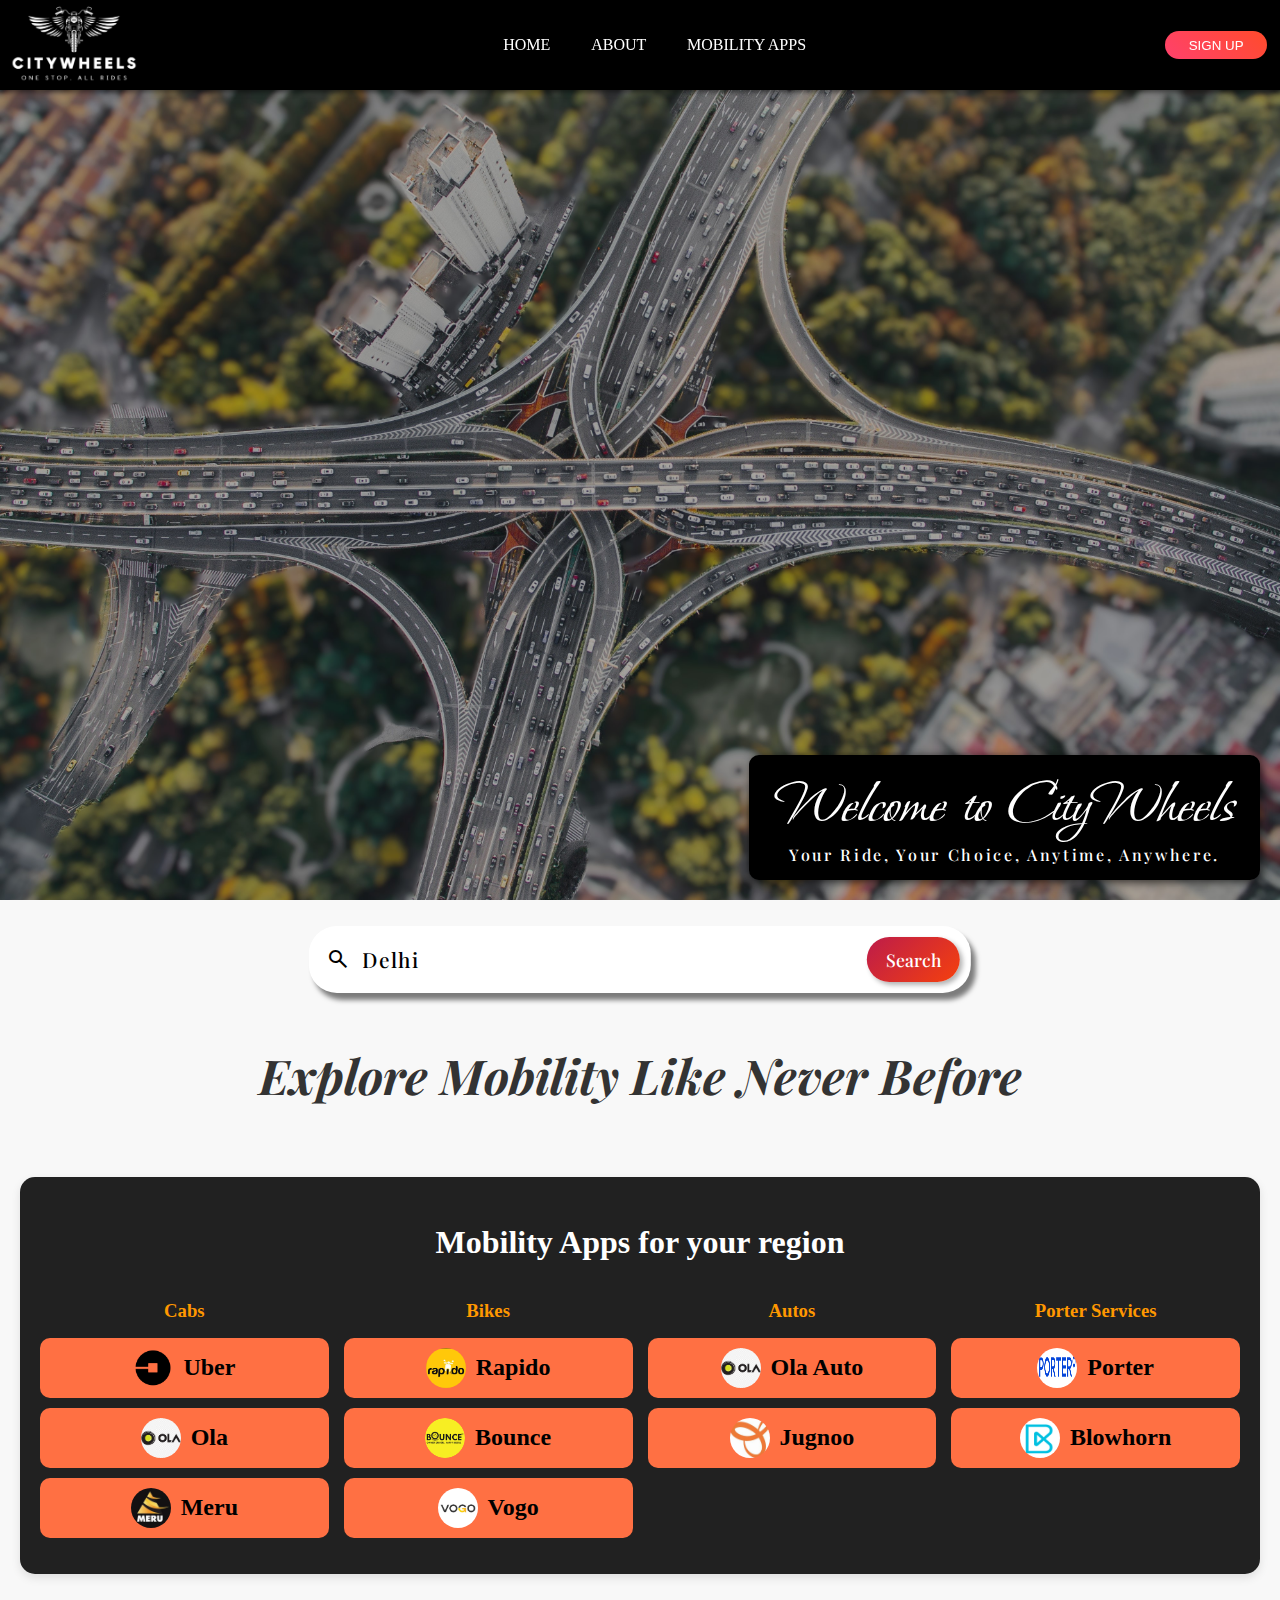
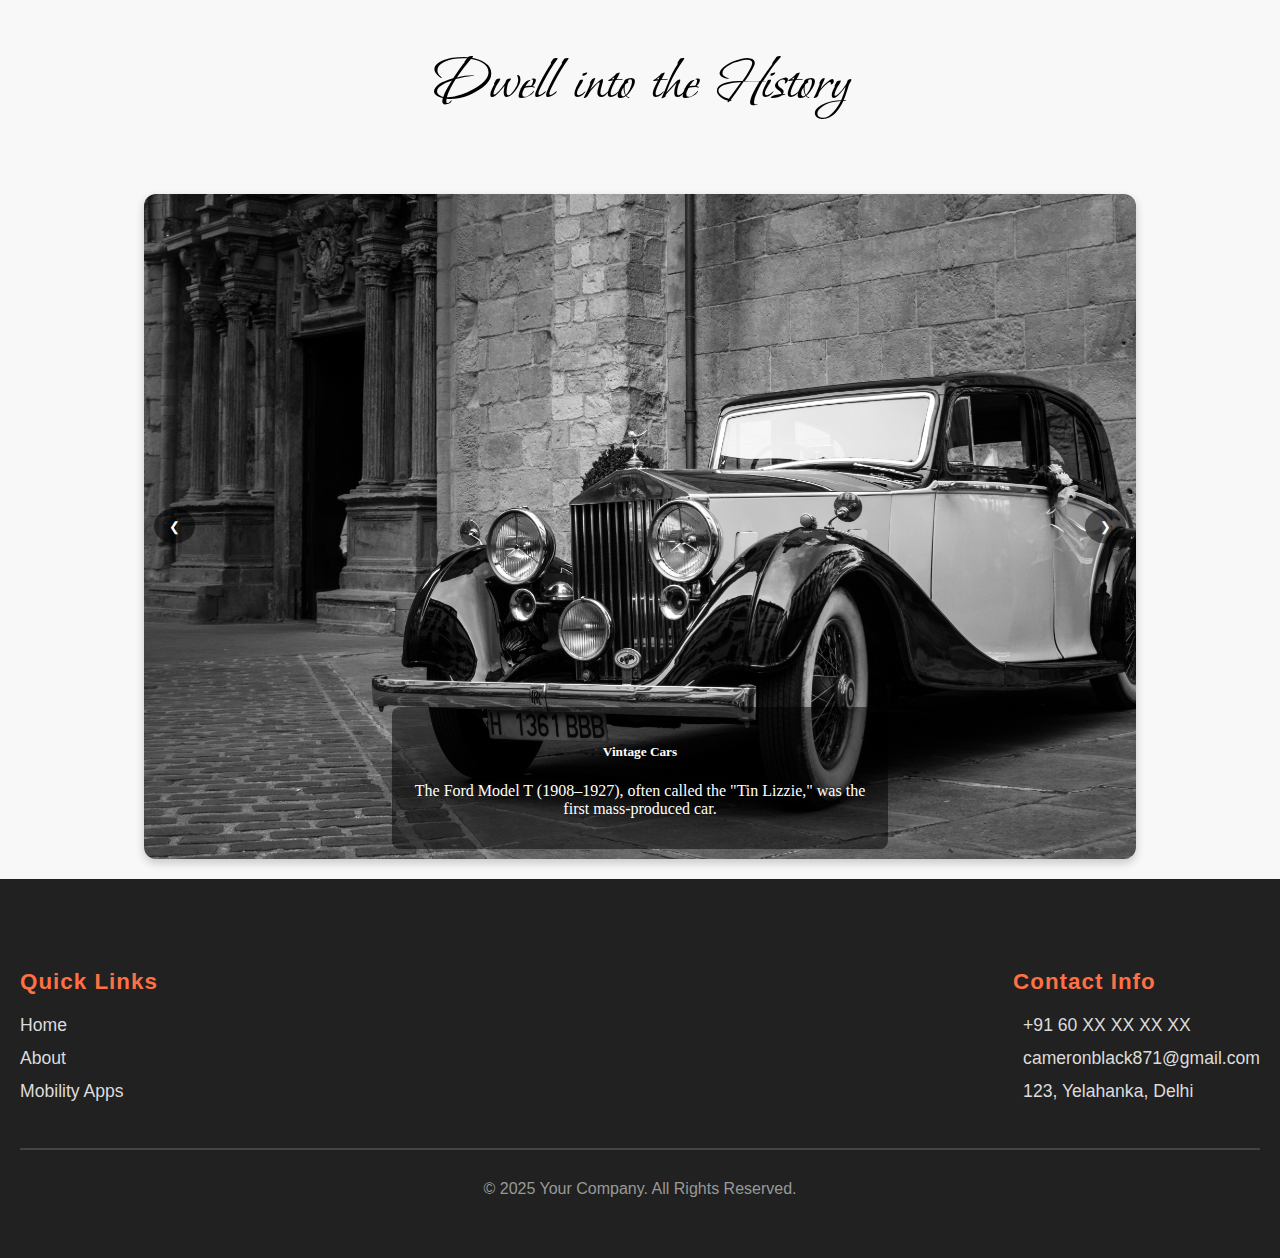
<file: index.html>
<!DOCTYPE html>
<html lang="en">
  <head>
    <meta charset="UTF-8" />
    <meta name="viewport" content="width=device-width, initial-scale=1.0" />
    <title>CityWheels</title>
    <link rel="icon" href="images/carIcon.png" type="image/png" />
    <link rel="stylesheet" href="Homepage.css" />
    <link rel="preconnect" href="https://fonts.googleapis.com" />
    <link rel="preconnect" href="https://fonts.gstatic.com" crossorigin />
    <link
      href="https://fonts.googleapis.com/css2?family=Bonheur+Royale&family=Playfair+Display:ital,wght@0,400..900;1,400..900&display=swap"
      rel="stylesheet"
    />
    <link
      rel="stylesheet"
      href="https://fonts.googleapis.com/css2?family=Material+Symbols+Outlined:opsz,wght,FILL,GRAD@24,400,0,0&icon_names=search"
    />
  </head>
  <body>
    <nav>
      <div id="LogoContainer">
        <a href=""><img src="images/CITYWHEELS.png" alt="" id="Logo" /></a>
      </div>
      <div id="NavItems">
        <a href="#" class="Item">HOME</a>
        <a href="About.html" class="Item">ABOUT</a>
        <a href="Mobility.html" class="Item">MOBILITY APPS</a>
      </div>
      <button id="SignUp"><a href="SignUp.html" style="color: white; text-decoration: none;">SIGN UP</a></button>
    </nav>
    <div id="Hero">
      <img src="images/HeroImage.jpg" alt="" id="HeroImg" />
      <div class="text-overlay">
        <h1>Welcome to CityWheels</h1>
        <p>Your Ride, Your Choice, Anytime, Anywhere.</p>
      </div>
    </div>
    <main>
      <div id="searchContainer">
        <span class="material-symbols-outlined" id="searchIcon"> search </span>
        <div id="InputContainer">
          <input
            type="text"
            placeholder="Search city.."
            id="searchInput"
            list="cityList"
          />
        </div>
        <button id="searchButton">Search</button>
          <ul id="DropdownList" class="hidden">
        </ul>
      </div>
      <div>
      </div>
      <!-- Slogan Section -->
<section id="slogan">
    <h1>Explore Mobility Like Never Before</h1>
</section>

<div id="main-container">
  <!-- Mobility Apps Section -->
  <section id="apps-section">
      <h2>Mobility Apps for your region</h2>
      <div id="app-categories">
          <div class="category">
              <h3>Cabs</h3>
              <ul>
                  <li><a href="https://www.uber.com"><img src="images/uber.png" alt="Uber">Uber</a></li>
                  <li><a href="https://www.olacabs.com"><img src="images/ola.png" alt="Ola">Ola</a></li>
                  <li><a href="https://www.meru.in/outstation"><img src="images/meru.jpeg" alt="Meru">Meru</a></li>
              </ul>
          </div>
          <div class="category">
              <h3>Bikes</h3>
              <ul>
                  <li><a href="https://www.rapido.bike"><img src="images/rapido.png" alt="Rapido">Rapido</a></li>
                  <li><a href="#" onclick="showAlert('Bounce')" alt="Bounce"><img src="images/bounce.png" alt="">Bounce</a></li>
                  <li><a href="#" onclick="showAlert('Vogo')"><img src="images/vogo.png" alt="Vogo">Vogo</a></li>
              </ul>
          </div>
          <div class="category">
              <h3>Autos</h3>
              <ul>
                  <li><a href="https://www.olacabs.com"><img src="images/ola.png" alt="Ola Auto">Ola Auto</a></li>
                  <li><a href="https://www.jugnoo.in"><img src="images/jugnoo.jpeg" alt="Jugnoo">Jugnoo</a></li>
              </ul>
          </div>
          <div class="category">
              <h3>Porter Services</h3>
              <ul>
                  <li><a href="https://www.porter.in"><img src="images/porter.png" alt="Porter">Porter</a></li>
                  <li><a href="https://www.blowhorn.com"><img src="images/blowhorn.png" alt="Blowhorn">Blowhorn</a></li>
              </ul>
          </div>
      </div>
  </section>
  <h2 id="carouselHead">Dwell into the History</h2>
  <section id="museum-carousel">
    
    <div class="carousel">
      <div class="carousel-item active">
        <img src="images/vintage.jpg" alt="Vintage Car">
        <div class="carousel-caption">
          <h5>Vintage Cars</h5>
          <p>The Ford Model T (1908–1927), often called the "Tin Lizzie," was the first mass-produced car.</p>
        </div>
      </div>
      <div class="carousel-item">
        <img src="images/classic-bike.jpg" alt="Classic Motorcycle">
        <div class="carousel-caption">
          <h5>Classic Motorcycles</h5>
          <p>The earliest Harley-Davidson motorcycles, produced in 1903, were built in a small wooden shed.</p>
        </div>
      </div>
      <div class="carousel-item">
        <img src="images/old-gadget.jpg" alt="Old Gadget">
        <div class="carousel-caption">
          <h5>Old Mobility Gadgets</h5>
          <p>Pull carts, like the rickshaw, originated in Japan in the late 19th century.</p>
        </div>
      </div>
    </div>
    <button class="prev-btn" onclick="prevSlide()">&#10094;</button>
    <button class="next-btn" onclick="nextSlide()">&#10095;</button>
  </section>
</div>
</main>
<footer id="site-footer">
  <div class="footer-content">
    <div class="footer-section">
      <h4>Quick Links</h4>
      <ul>
        <li><a href="#">Home</a></li>
        <li><a href="About.html">About</a></li>
        <li><a href="Mobility.html">Mobility Apps</a></li>
      </ul>
    </div>
    <div class="footer-section">
      <h4>Contact Info</h4>
      <p><i class="fas fa-phone-alt"></i> +91 60 XX XX XX XX</p>
      <p><i class="fas fa-envelope"></i> cameronblack871@gmail.com</p>
      <p><i class="fas fa-map-marker-alt"></i> 123, Yelahanka, Delhi</p>
    </div>
  </div>
  <div class="footer-bottom">
    <p>&copy; 2025 Your Company. All Rights Reserved.</p>
  </div>
</footer>

<script src="index.js"></script>  
</body>
</html>
</file>
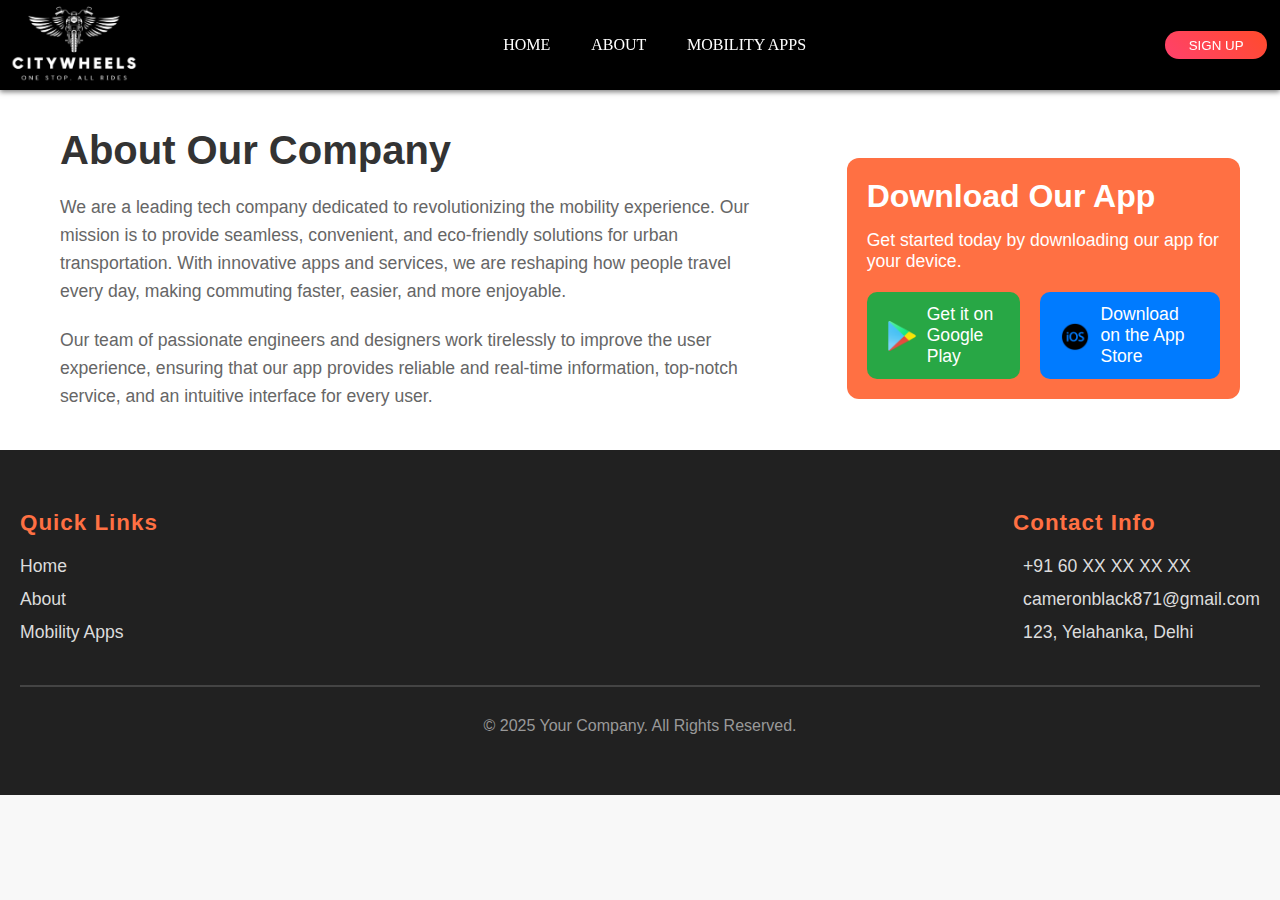
<file: About.html>
<!DOCTYPE html>
<html lang="en">
<head>
    <meta charset="UTF-8">
    <meta name="viewport" content="width=device-width, initial-scale=1.0">
    <title>About Us</title>
    <link rel="icon" href="images/carIcon.png" type="image/png" />
    <link rel="stylesheet" href="About.css">
    <!-- Link to the main stylesheet -->
    <link rel="stylesheet" href="Homepage.css">
</head>
<body>
    <!-- Header (same as the homepage) -->
    <nav>
        <div id="LogoContainer">
            <a href=""><img src="images/CITYWHEELS.png" alt="" id="Logo" /></a>
        </div>
        <div id="NavItems">
            <a href="index.html" class="Item">HOME</a>
            <a href="About.html" class="Item">ABOUT</a>
            <a href="Mobility.html" class="Item">MOBILITY APPS</a>
        </div>
        <button id="SignUp"><a href="SignUp.html" style="color: white; text-decoration: none;">SIGN UP</a></button>
    </nav>

    <!-- About Section -->
    <section id="about-section">
        <div class="about-container">
            <div class="about-text">
                <h1>About Our Company</h1>
                <p>We are a leading tech company dedicated to revolutionizing the mobility experience. Our mission is to provide seamless, convenient, and eco-friendly solutions for urban transportation. With innovative apps and services, we are reshaping how people travel every day, making commuting faster, easier, and more enjoyable.</p>
                <p>Our team of passionate engineers and designers work tirelessly to improve the user experience, ensuring that our app provides reliable and real-time information, top-notch service, and an intuitive interface for every user.</p>
            </div>
            <div class="download-options">
                <h2>Download Our App</h2>
                <p>Get started today by downloading our app for your device.</p>
                <div class="download-buttons">
                    <a href="#" class="download-btn android">
                        <img src="images/playstore.png" alt="Android App">
                        <span>Get it on Google Play</span>
                    </a>
                    <a href="#" class="download-btn ios">
                        <img src="images/ios.png" alt="iOS App">
                        <span>Download on the App Store</span>
                    </a>
                </div>
            </div>
        </div>
    </section>

    <!-- Footer (same as homepage) -->
    <footer id="site-footer">
        <div class="footer-content">
            <div class="footer-section">
                <h4>Quick Links</h4>
                <ul>
                    <li><a href="index.html">Home</a></li>
                    <li><a href="#">About</a></li>
                    <li><a href="Mobility.html">Mobility Apps</a></li>
                </ul>
            </div>
            <div class="footer-section">
                <h4>Contact Info</h4>
                <p><i class="fas fa-phone-alt"></i> +91 60 XX XX XX XX</p>
                <p><i class="fas fa-envelope"></i> cameronblack871@gmail.com</p>
                <p><i class="fas fa-map-marker-alt"></i> 123, Yelahanka, Delhi</p>
            </div>
        </div>
        <div class="footer-bottom">
            <p>&copy; 2025 Your Company. All Rights Reserved.</p>
        </div>
    </footer>
</body>
</html>
</file>
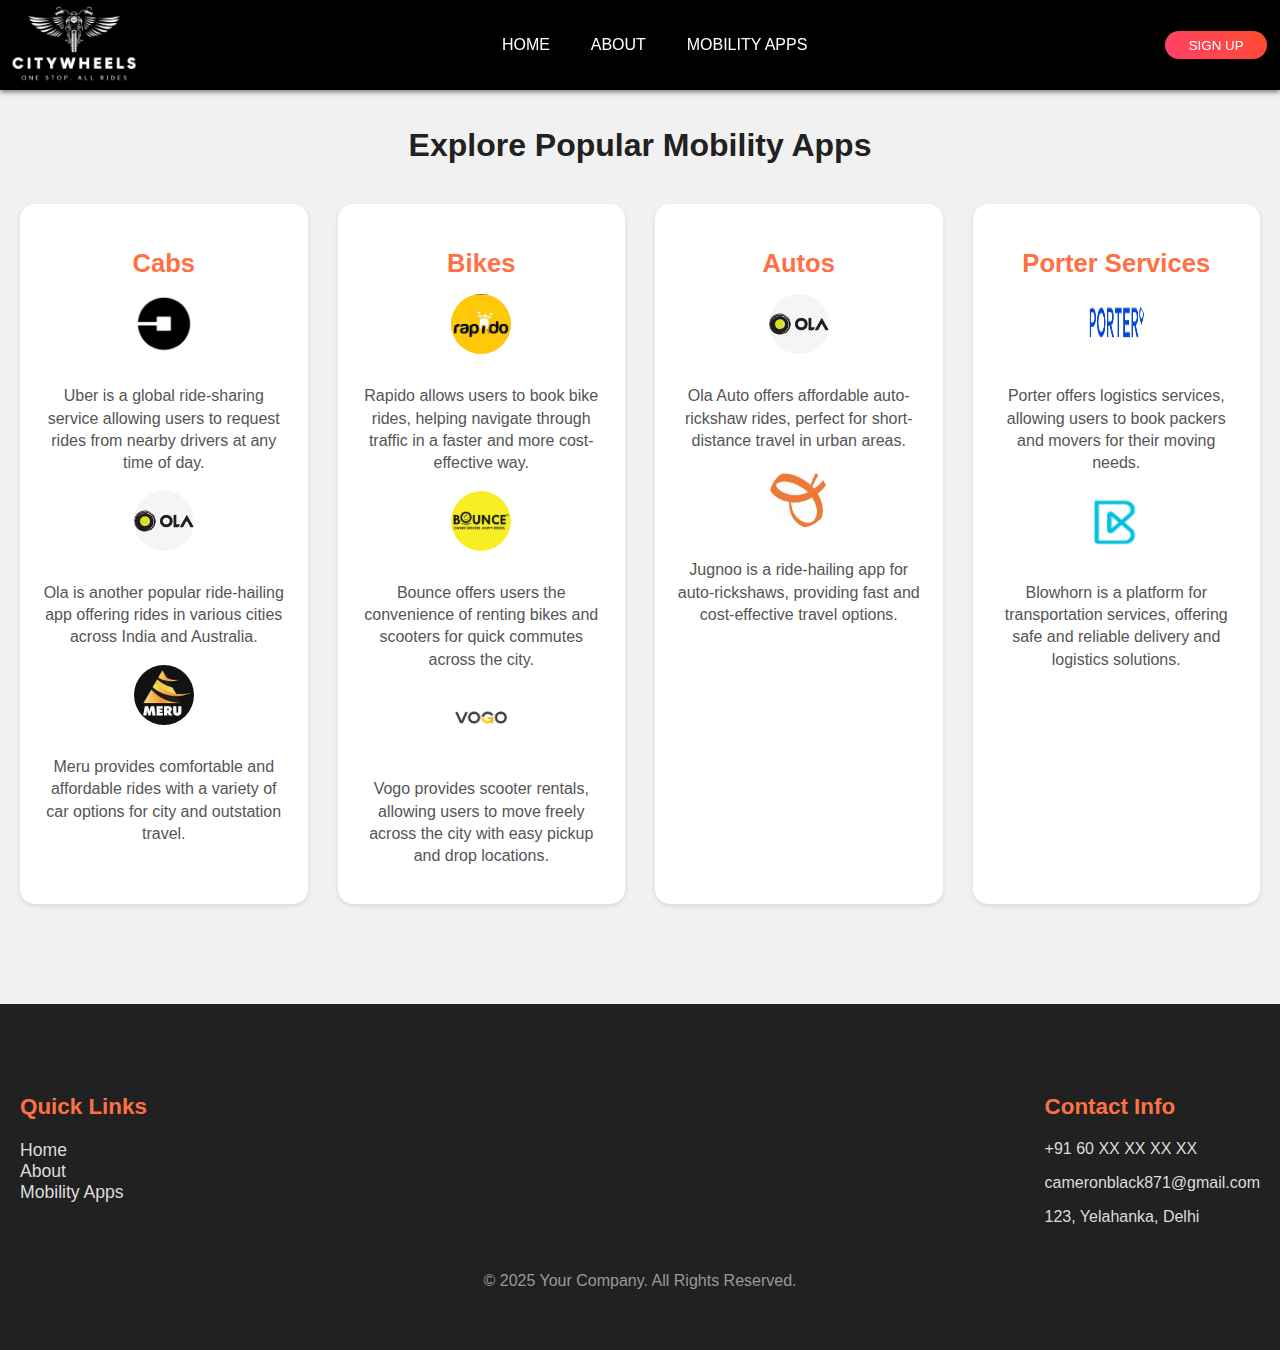
<file: Mobility.html>
<!DOCTYPE html>
<html lang="en">
<head>
    <meta charset="UTF-8">
    <meta name="viewport" content="width=device-width, initial-scale=1.0">
    <title>Mobility Apps</title>
    <link rel="icon" href="images/carIcon.png" type="image/png" />
    <link rel="stylesheet" href="Mobility.css">
</head>
<body>
    <nav>
        <div id="LogoContainer">
            <a href="index.html"><img src="images/CITYWHEELS.png" alt="Logo" id="Logo" /></a>
        </div>
        <div id="NavItems">
            <a href="index.html" class="Item">HOME</a>
            <a href="About.html" class="Item">ABOUT</a>
            <a href="Mobility.html" class="Item">MOBILITY APPS</a>
        </div>
        <button id="SignUp"><a href="SignUp.html" style="color: white; text-decoration: none;">SIGN UP</a></button>
    </nav>

    <section id="apps-section">
        <h2>Explore Popular Mobility Apps</h2>
        <div id="app-categories">
            <!-- Cabs Category -->
            <div class="category">
                <h3>Cabs</h3>
                <ul>
                    <li>
                        <a href="https://www.uber.com">
                            <img src="images/uber.png" alt="Uber" />
                            <p>Uber is a global ride-sharing service allowing users to request rides from nearby drivers at any time of day.</p>
                        </a>
                    </li>
                    <li>
                        <a href="https://www.olacabs.com">
                            <img src="images/ola.png" alt="Ola" />
                            <p>Ola is another popular ride-hailing app offering rides in various cities across India and Australia.</p>
                        </a>
                    </li>
                    <li>
                        <a href="https://www.meru.in/outstation">
                            <img src="images/meru.jpeg" alt="Meru" />
                            <p>Meru provides comfortable and affordable rides with a variety of car options for city and outstation travel.</p>
                        </a>
                    </li>
                </ul>
            </div>

            <!-- Bikes Category -->
            <div class="category">
                <h3>Bikes</h3>
                <ul>
                    <li>
                        <a href="https://www.rapido.bike">
                            <img src="images/rapido.png" alt="Rapido" />
                            <p>Rapido allows users to book bike rides, helping navigate through traffic in a faster and more cost-effective way.</p>
                        </a>
                    </li>
                    <li>
                        <a href="https://www.bounce.in">
                            <img src="images/bounce.png" alt="Bounce" />
                            <p>Bounce offers users the convenience of renting bikes and scooters for quick commutes across the city.</p>
                        </a>
                    </li>
                    <li>
                        <a href="https://www.vogo.in">
                            <img src="images/vogo.png" alt="Vogo" />
                            <p>Vogo provides scooter rentals, allowing users to move freely across the city with easy pickup and drop locations.</p>
                        </a>
                    </li>
                </ul>
            </div>

            <!-- Autos Category -->
            <div class="category">
                <h3>Autos</h3>
                <ul>
                    <li>
                        <a href="https://www.olacabs.com">
                            <img src="images/ola.png" alt="Ola Auto" />
                            <p>Ola Auto offers affordable auto-rickshaw rides, perfect for short-distance travel in urban areas.</p>
                        </a>
                    </li>
                    <li>
                        <a href="https://www.jugnoo.in">
                            <img src="images/jugnoo.jpeg" alt="Jugnoo" />
                            <p>Jugnoo is a ride-hailing app for auto-rickshaws, providing fast and cost-effective travel options.</p>
                        </a>
                    </li>
                </ul>
            </div>

            <!-- Porter Services Category -->
            <div class="category">
                <h3>Porter Services</h3>
                <ul>
                    <li>
                        <a href="https://www.porter.in">
                            <img src="images/porter.png" alt="Porter" />
                            <p>Porter offers logistics services, allowing users to book packers and movers for their moving needs.</p>
                        </a>
                    </li>
                    <li>
                        <a href="https://www.blowhorn.com">
                            <img src="images/blowhorn.png" alt="Blowhorn" />
                            <p>Blowhorn is a platform for transportation services, offering safe and reliable delivery and logistics solutions.</p>
                        </a>
                    </li>
                </ul>
            </div>
        </div>
    </section>

    <footer id="site-footer">
        <div class="footer-content">
            <div class="footer-section">
                <h4>Quick Links</h4>
                <ul>
                    <li><a href="index.html">Home</a></li>
                    <li><a href="About.html">About</a></li>
                    <li><a href="#">Mobility Apps</a></li>
                </ul>
            </div>
            <div class="footer-section">
                <h4>Contact Info</h4>
                <p><i class="fas fa-phone-alt"></i> +91 60 XX XX XX XX</p>
                <p><i class="fas fa-envelope"></i> cameronblack871@gmail.com</p>
                <p><i class="fas fa-map-marker-alt"></i> 123, Yelahanka, Delhi</p>
            </div>
        </div>
        <div class="footer-bottom">
            <p>&copy; 2025 Your Company. All Rights Reserved.</p>
        </div>
    </footer>
</body>
</html>
</file>
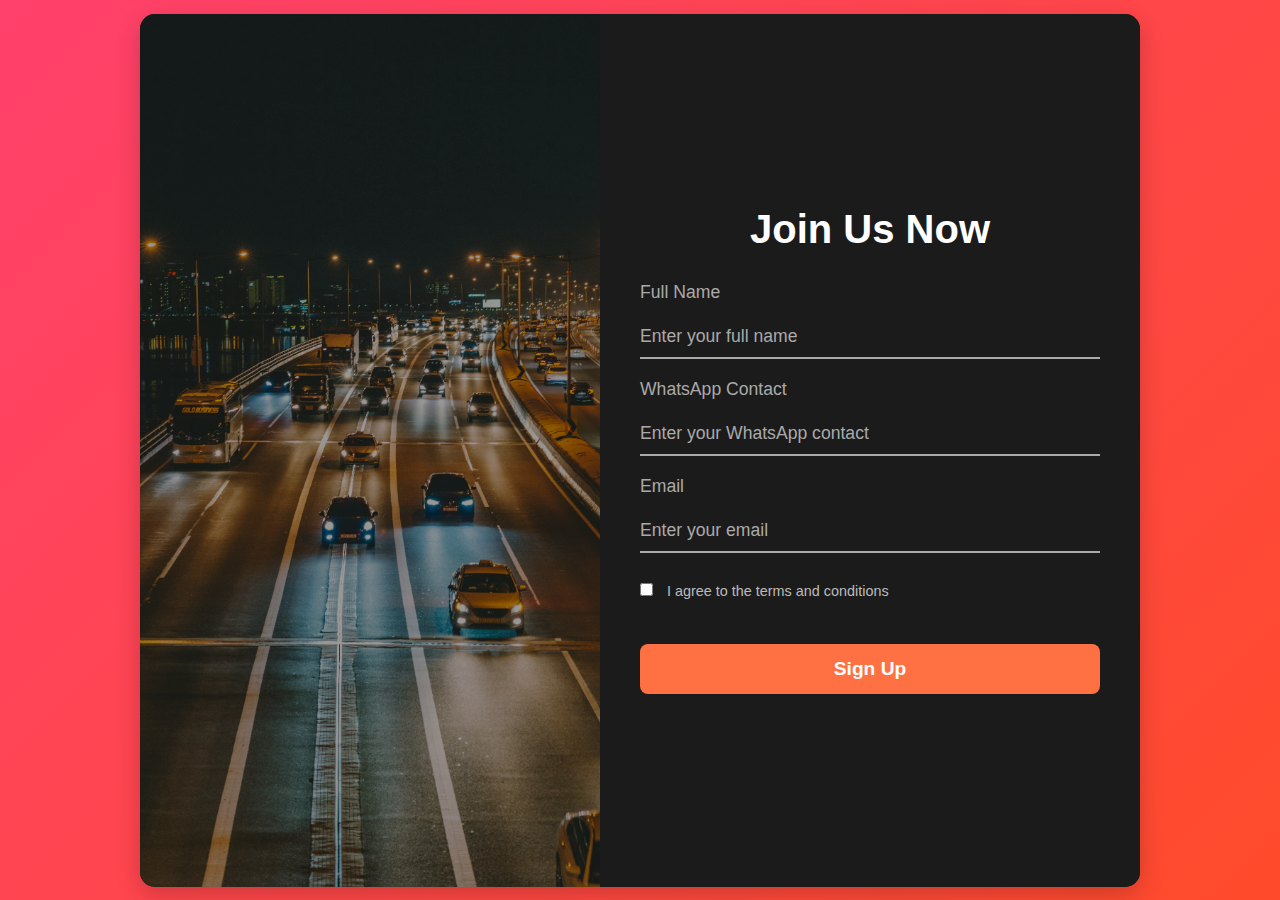
<file: SignUp.html>
<!DOCTYPE html>
<html lang="en">
<head>
    <meta charset="UTF-8">
    <meta name="viewport" content="width=device-width, initial-scale=1.0">
    <title>Signup Form</title>
    <link rel="icon" href="images/carIcon.png" type="image/png" />
    <link rel="stylesheet" href="SignUp.css">
</head>
<body>
    <div class="signup-container">
        <div class="image-side">
            <img src="images/SignUpImage.jpg" alt="India" class="india-image">
        </div>
        <div class="form-side">
            <h2>Join Us Now</h2>
            <form action="index.html" method="GET" class="signup-form">
                <div class="input-group">
                    <label for="name">Full Name</label>
                    <input type="text" id="name" name="name" required placeholder="Enter your full name" />
                    <div class="underline"></div>
                </div>
                <div class="input-group">
                    <label for="whatsapp">WhatsApp Contact</label>
                    <input type="text" id="whatsapp" name="whatsapp" required placeholder="Enter your WhatsApp contact" />
                    <div class="underline"></div>
                </div>
                <div class="input-group">
                    <label for="email">Email</label>
                    <input type="email" id="email" name="email" required placeholder="Enter your email" />
                    <div class="underline"></div>
                </div>
                <div class="input-group">
                    <label for="agree">
                        <input type="checkbox" id="agree" name="agree" required /> I agree to the terms and conditions
                    </label>
                </div>
                <button type="submit" class="submit-btn">Sign Up</button>
            </form>
        </div>
    </div>
</body>
</html>
</file>
<file: Homepage.css>
body {
  margin: 0;
  padding: 0;
  background-color: #f8f8f8f9;
}
nav {
  background-color: black;
  height: 10vh;
  display: flex;
  justify-content: space-between;
  align-items: center;
  position: fixed; /* Fixes the navbar in place */
  top: 0; /* Aligns the navbar to the top */
  left: 0;
  width: 100%; /* Ensures the navbar spans the full width */
  z-index: 1000;
  box-shadow: 0 2px 5px rgba(0, 0, 0, 0.5);
  @media (max-width:768px) {
    flex-direction: column;
  }
}
#LogoContainer {
  height: 100%;
}
#Logo {
  height: 100%;
  margin-left: 1%;
}
#NavItems {
  width: 80%;
  display: flex;
  justify-content: center;
  align-items: center;
}
.Item {
  color: white;
  text-decoration: none;
  margin: 2%;
  transition: all 200ms ease-in-out 0ms;
  &:hover {
    transform: scale(1.2);
  }
}
#SignUp {
  padding: 0.5%;
  margin-right: 1%;
  border: none;
  border-radius: 20px;
  width: 8%;
  background: linear-gradient(45deg, #ff416c, #ff4b2b);
  color: white;
  position: relative;
  transition: all 100ms ease-in-out 0ms;
  &:hover {
    transform: scale(1.1);
    background: linear-gradient(
      45deg,
      #8e2de2,
      #4a00e0
    ); /* Reverse gradient on hover */
  }
}

#Hero {
  width: 100%;
  height: 100vh;
}
#HeroImg {
  width: 100%;
  height: 100%;
  object-fit: cover;
  opacity: 0.95;
}
.text-overlay {
  position: absolute;
  bottom: 20px; /* 20px from the bottom */
  right: 20px; /* 20px from the right */
  background-color: black; /* Black background */
  color: white; /* White text color */
  text-align: center; /* Center text horizontally */
  padding: 15px 25px; /* Padding around the text */
  border-radius: 10px; /* Rounded corners */
  box-shadow: 2px 2px 10px rgba(0, 0, 0, 0.7); /* Box shadow for depth */
  font-family: "Cursive", sans-serif; /* Fancy font */
}

.text-overlay h1 {
  margin: 0;
  font-family: "Bonheur Royale", serif;
  font-weight: 400;
  font-style: normal;
  font-size: 4em;
}
.text-overlay p {
  margin: 0;
  font-family: "Playfair Display", serif;
  font-optical-sizing: auto;
  font-weight: 500;
  font-style: normal;
  letter-spacing: 2pt;
}
#searchContainer{
    width: 50%;
    display: flex;
    text-align: center;
    align-items: center;
    margin-top: 2%;
    position: relative;
    left: 50%;
    transform: translateX(-50%);
    border-radius: 28px;
    background-color: white;
    padding: .7rem;
    box-shadow: 5px 7px 5px rgba(0, 0, 0, 0.5);
    &:focus-within{
        border: 1.5px solid black;
        box-shadow:0px 5px 5px rgba(0, 0, 0, 0.5); ;
    }
}
#searchIcon{
    margin-left: 1%;
}
#searchInput{
    border: none;
    outline: none;
    margin-left: 2%;
    width: 100%;
    font-family: "Playfair Display", serif;
  font-optical-sizing: auto;
  font-weight: 500;
  font-style: normal;
  font-size: 1.3rem;
  color: black;
  letter-spacing: 1pt;
  &::placeholder{
    color: rgb(45, 45, 45);
  }
}

#InputContainer{
    width: 80%;
    text-align: left;
}
#searchButton {
    background: linear-gradient(135deg, #bd1c4a, #f5400d); /* Gradient from purple to blue */
    color: white;
    border: none;
    border-radius: 28px;
    padding: 0.7rem 1.2rem;
    font-family: "Playfair Display", serif;
    font-size: 1.1rem;
    font-weight: 500;
    cursor: pointer;
    margin-left: 1rem;
    transition: all 0.3s ease, box-shadow 0.3s ease, transform 0.1s ease;
    box-shadow: 3px 3px 5px rgba(0, 0, 0, 0.3);
}

#searchButton:hover {
    transform: scale(1.01);
    background: linear-gradient(135deg,#f5400d,  #bd1c4a); /* Reverse the gradient on hover */
    box-shadow: 5px 5px 7px rgba(0, 0, 0, 0.5);
}

#searchButton:active {
    transform: scale(0.95);
    box-shadow: 2px 2px 3px rgba(0, 0, 0, 0.4);
}

#ListButton.up {
    transform: rotate(180deg); /* Flip arrow */
}

#DropdownList {
    list-style: none;
    padding: 0;
    margin: 0;
    width: 90%;
    background-color: #fff;
    border-radius: 5px;
    box-shadow: 0 4px 8px rgba(0, 0, 0, 0.1);
    position: absolute;
    top: calc(100% + 5px);
    left: 50%;
    transform: translateX(-50%);
    display: block;
    max-height: 200px;
    overflow-y: auto;
    z-index: 200;
}

#DropdownList li {
    padding: 10px;
    font-size: 16px;
    cursor: pointer;
    transition: background 0.3s;
}

#DropdownList li:hover {
    background-color: #f0f0f0;
}
.hidden{
    visibility: hidden;
}
/* Slogan Section */
#slogan {
    text-align: center;
    margin-top: 50px;
    margin-bottom: 50px;
}

#slogan h1 {
    font-family: 'Playfair Display', serif;
    font-size: 3rem;
    font-style: italic;
    color: #333;
}

/* Main Container */
#main-container {
  display: flex;
  flex-direction: column;
  gap: 20px;
  padding: 20px;
}

/* Mobility Apps Section */
#apps-section {
  background-color:#212121;
  padding: 20px;
  border-radius: 15px;
  box-shadow: 0 4px 10px rgba(0, 0, 0, 0.1);
}

#apps-section h2 {
  text-align: center;
  margin-bottom: 20px;
  font-size: 2rem;
  color: white;
}

#app-categories {
  display: grid;
  grid-template-columns: repeat(auto-fit, minmax(200px, 1fr));
  gap: 15px;
}

.category {
  text-align: center;
}

.category h3 {
  margin-bottom: 10px;
  color:#FF9800;
}

.category ul {
  list-style-type: none;
  padding: 0;
}

.category ul li {
  margin-bottom: 10px;
}

.category ul li a {
  display: flex;
  align-items: center;
  justify-content: center;
  gap: 10px;
  text-decoration: none;
  color: black;
  font-size: 1.5rem;
  font-weight: 550;
  background-color:#FF7043;
  padding: 10px;
  border-radius: 10px;
  transition: transform 0.2s, box-shadow 0.2s;
}

.category ul li a img {
  width: 40px;
  height: 40px;
  border-radius: 50%;
}

.category ul li a:hover {
  transform: scale(1.05);
  box-shadow: 0 4px 15px rgba(0, 0, 0, 0.2);
  background-color: #FF5722;
}
/* Add a container for text on hover */
.category ul li a {
  position: relative;
}

.category ul li a .hover-text {
  display: none; /* Hide text by default */
  position: absolute;
  bottom: 10px;
  left: 50%;
  transform: translateX(-50%);
  background-color: rgba(0, 0, 0, 0.7);
  color: white;
  padding: 5px 10px;
  border-radius: 5px;
  font-size: 0.9rem;
  text-align: center;
}

/* Show text on hover for Bounce and Vogo */
.category ul li a img[src="images/bounce.png"]:hover + .hover-text,
.category ul li a img[src="images/vogo.png"]:hover + .hover-text {
  display: block; /* Show the text */
}

/* Hover effect for the whole link */
.category ul li a:hover {
  transform: scale(1.05);
  box-shadow: 0 4px 15px rgba(0, 0, 0, 0.2);
}

#museum-carousel {
  position: relative;
  width: 80%;
  margin: auto;
  overflow: hidden;
  border-radius: 12px;
  box-shadow: 0 4px 10px rgba(0, 0, 0, 0.2);
  background-color: #f8f9fa;
}
#carouselHead{
  text-align: center;
  font-family: "Bonheur Royale", serif;
  font-weight: 400;
  font-style: normal;
  font-size: 4em;
}
.carousel {
  display: flex;
  transition: transform 0.5s ease-in-out;
}

.carousel-item {
  min-width: 100%;
  box-sizing: border-box;
  text-align: center;
}
.carousel-item.active {
  opacity: 1;
  z-index: 1;
}
.carousel-item img {
  width: 100%;
  height: 100%;
  object-fit: cover;
}

.carousel-caption {
  background: rgba(0, 0, 0, 0.5);
  color: #fff;
  padding: 15px;
  position: absolute;
  bottom: 10px;
  left: 50%;
  transform: translateX(-50%);
  border-radius: 8px;
  max-width: 80%;
}

.prev-btn, .next-btn {
  position: absolute;
  top: 50%;
  transform: translateY(-50%);
  background: rgba(0, 0, 0, 0.5);
  color: #fff;
  border: none;
  border-radius: 50%;
  padding: 10px 15px;
  cursor: pointer;
  z-index: 10;
}

.prev-btn {
  left: 10px;
}

.next-btn {
  right: 10px;
}

.prev-btn:hover, .next-btn:hover {
  background: #007bff;
}

.carousel-indicators {
  display: flex;
  justify-content: center;
  margin: 10px 0;
}

.carousel-indicators button {
  width: 12px;
  height: 12px;
  border-radius: 50%;
  background-color: #ccc;
  border: none;
  margin: 0 5px;
  cursor: pointer;
}

.carousel-indicators button.active {
  background-color: #007bff;
}
#site-footer {
  background-color: #212121; /* Dark charcoal background */
  color: #dcdcdc; /* Light gray text */
  padding: 60px 20px;
  font-family: 'Roboto', sans-serif;
}

.footer-content {
  display: flex;
  justify-content: space-between;
  align-items: flex-start;
  gap: 40px;
  border-bottom: 2px solid #444;
  padding-bottom: 30px;
}

.footer-section h4 {
  font-size: 1.4rem;
  margin-bottom: 20px;
  color: #ff7043; /* Elegant accent color */
  letter-spacing: 1px;
}

.footer-section ul {
  list-style-type: none;
  padding: 0;
}

.footer-section ul li {
  margin: 12px 0;
}

.footer-section ul li a {
  text-decoration: none;
  color: #dcdcdc;
  font-size: 1.1rem;
  transition: color 0.3s ease, transform 0.3s ease;
}

.footer-section ul li a:hover {
  color: #ff7043;
  transform: translateX(5px);
}

.footer-section p {
  font-size: 1.1rem;
  margin: 12px 0;
}

.footer-bottom {
  text-align: center;
  margin-top: 30px;
  font-size: 1rem;
  color: #999;
}

.footer-bottom p {
  margin: 0;
}

.footer-bottom a {
  color: #ff7043;
  text-decoration: none;
  font-weight: bold;
}

.footer-bottom a:hover {
  text-decoration: underline;
}

@media (max-width: 768px) {
  .footer-content {
    flex-direction: column;
    align-items: center;
  }

  .footer-section {
    text-align: center;
    margin-bottom: 30px;
  }
}

.fas {
  margin-right: 10px;
}
</file>
<file: About.css>
/* Global Styles */
* {
    margin: 0;
    padding: 0;
    box-sizing: border-box;
}

body {
    margin: 0;
    padding: 0;
    background-color: #f8f8f8f9; /* Matching homepage background */
}

/* Navbar Styles */
nav {
    background-color: black;
    height: 10vh;
    display: flex;
    justify-content: space-between;
    align-items: center;
    position: fixed;
    top: 0;
    left: 0;
    width: 100%;
    z-index: 1000;
    box-shadow: 0 2px 5px rgba(0, 0, 0, 0.5);
}

#LogoContainer {
    height: 100%;
}

#Logo {
    height: 100%;
    margin-left: 1%;
}

#NavItems {
    width: 80%;
    display: flex;
    justify-content: center;
    align-items: center;
}

.Item {
    color: white;
    text-decoration: none;
    margin: 2%;
    transition: all 200ms ease-in-out 0ms;
}

.Item:hover {
    transform: scale(1.2);
}

#SignUp {
    padding: 0.5%;
    margin-right: 1%;
    border: none;
    border-radius: 20px;
    width: 8%;
    background: linear-gradient(45deg, #ff416c, #ff4b2b);
    color: white;
    position: relative;
    transition: all 100ms ease-in-out 0ms;
}

#SignUp:hover {
    transform: scale(1.1);
    background: linear-gradient(45deg, #8e2de2, #4a00e0); /* Reverse gradient on hover */
}

/* About Section */
#about-section {
    padding-top: 12vh; /* Offset for the fixed navbar */
    background-color: #ffffff;
    font-family: 'Roboto', sans-serif;
}

.about-container {
    max-width: 1200px;
    margin: 0 auto;
    display: flex;
    justify-content: space-between;
    align-items: center;
    gap: 60px;
}

.about-text {
    flex: 1;
    padding: 20px;
}

.about-text h1 {
    font-size: 2.5rem;
    margin-bottom: 20px;
    color: #333;
    font-weight: 600;
}

.about-text p {
    font-size: 1.1rem;
    color: #666;
    line-height: 1.6;
    margin-bottom: 20px;
}

/* Download Options Section */
.download-options {
    flex: 0.5;
    padding: 20px;
    background-color: #ff7043;
    border-radius: 12px;
    color: white;
}

.download-options h2 {
    font-size: 2rem;
    margin-bottom: 15px;
}

.download-options p {
    font-size: 1.1rem;
    margin-bottom: 20px;
}

.download-buttons {
    display: flex;
    gap: 20px;
    justify-content: flex-start;
}

.download-btn {
    display: flex;
    align-items: center;
    gap: 10px;
    text-decoration: none;
    background-color: #333;
    color: white;
    padding: 12px 20px;
    border-radius: 10px;
    font-weight: 500;
    transition: background-color 0.3s ease;
}

.download-btn img {
    width: 30px;
    height: 30px;
}

.download-btn span {
    font-size: 1.1rem;
}

.download-btn:hover {
    background-color: #009688;
}

.android {
    background-color: #28a745;
}

.ios {
    background-color: #007bff;
}

/* Footer Styles */
#site-footer {
    background-color: #212121;
    color: #dcdcdc;
    padding: 60px 20px;
    font-family: 'Roboto', sans-serif;
}

.footer-content {
    display: flex;
    justify-content: space-between;
    align-items: flex-start;
    gap: 40px;
    border-bottom: 2px solid #444;
    padding-bottom: 30px;
}

.footer-section h4 {
    font-size: 1.4rem;
    margin-bottom: 20px;
    color: #ff7043;
    letter-spacing: 1px;
}

.footer-section ul {
    list-style-type: none;
    padding: 0;
}

.footer-section ul li {
    margin: 12px 0;
}

.footer-section ul li a {
    text-decoration: none;
    color: #dcdcdc;
    font-size: 1.1rem;
    transition: color 
}
</file>
<file: Mobility.css>
body {
    margin: 0;
    padding: 0;
    background-color: #f8f8f8;
    font-family: 'Roboto', sans-serif;
}

nav {
    background-color: black;
    height: 10vh;
    display: flex;
    justify-content: space-between;
    align-items: center;
    position: fixed;
    top: 0;
    left: 0;
    width: 100%;
    z-index: 1000;
    box-shadow: 0 2px 5px rgba(0, 0, 0, 0.5);
}

#LogoContainer {
    height: 100%;
}

#Logo {
    height: 100%;
    margin-left: 1%;
}

#NavItems {
    width: 80%;
    display: flex;
    justify-content: center;
    align-items: center;
}

.Item {
    color: white;
    text-decoration: none;
    margin: 2%;
    transition: all 200ms ease-in-out;
}

.Item:hover {
    transform: scale(1.2);
}

#SignUp {
    padding: 0.5%;
    margin-right: 1%;
    border: none;
    border-radius: 20px;
    width: 8%;
    background: linear-gradient(45deg, #ff416c, #ff4b2b);
    color: white;
    position: relative;
    transition: all 100ms ease-in-out;
}

#SignUp:hover {
    transform: scale(1.1);
    background: linear-gradient(45deg, #8e2de2, #4a00e0);
}

#apps-section {
    padding: 100px 20px;
    background-color: #f1f1f1;
    text-align: center;
}

h2 {
    font-size: 2rem;
    color: #212121;
    margin-bottom: 40px;
}

#app-categories {
    display: grid;
    grid-template-columns: repeat(auto-fit, minmax(250px, 1fr));
    gap: 30px;
}

.category {
    background-color: white;
    border-radius: 15px;
    box-shadow: 0 2px 5px rgba(0, 0, 0, 0.1);
    padding: 20px;
    transition: all 0.3s ease;
}

.category:hover {
    transform: scale(1.05);
}

.category h3 {
    font-size: 1.6rem;
    color: #ff7043;
    margin-bottom: 15px;
}

.category ul {
    list-style-type: none;
    padding: 0;
}

.category ul li {
    margin: 15px 0;
}

.category ul li a {
    text-decoration: none;
    color: #333;
    font-size: 1.1rem;
    display: block;
    text-align: center;
}

.category ul li a img {
    width: 60px;
    height: 60px;
    margin-bottom: 10px;
    border-radius: 50%;
    transition: all 200ms ease-in-out 0ms;
    &:hover{
        transform: scale(1.2);
    }
}

.category ul li a p {
    font-size: 1rem;
    color: #555;
    line-height: 1.4;
}

footer {
    background-color: #212121;
    color: #dcdcdc;
    padding: 60px 20px;
    font-family: 'Roboto', sans-serif;
}

.footer-content {
    display: flex;
    justify-content: space-between;
    gap: 40px;
}

.footer-section h4 {
    font-size: 1.4rem;
    margin-bottom: 20px;
    color: #ff7043;
}

.footer-section ul {
    list-style-type: none;
    padding: 0;
}

.footer-section ul li a {
    text-decoration: none;
    color: #dcdcdc;
    font-size: 1.1rem;
    transition: color 0.3s ease;
}

.footer-section ul li a:hover {
    color: #ff7043;
}

.footer-bottom {
    text-align: center;
    margin-top: 30px;
    font-size: 1rem;
    color: #999;
}

.footer-bottom p {
    margin: 0;
}

.footer-bottom a {
    color: #ff7043;
    text-decoration: none;
    font-weight: bold;
}

.footer-bottom a:hover {
    text-decoration: underline;
}
</file>
<file: SignUp.css>
/* General reset */
* {
    margin: 0;
    padding: 0;
    box-sizing: border-box;
}

/* Body setup */
body {
    font-family: 'Segoe UI', Tahoma, Geneva, Verdana, sans-serif;
    background: linear-gradient(135deg, #ff416c, #ff4b2b); /* Gradient background */
    color: #fff;
    display: flex;
    justify-content: center;
    align-items: center;
    min-height: 100vh;
    overflow: hidden;
}

/* Main signup container */
.signup-container {
    display: flex;
    width: 80%;
    max-width: 1000px;
    height: 97vh;
    background-color: #1c1c1c;
    border-radius: 15px;
    overflow: hidden;
    box-shadow: 0 8px 24px rgba(0, 0, 0, 0.2);
}

/* Left side image container */
.image-side {
    flex: 1;
    position: relative;
    height: 100%;
}

.india-image {
    width: 100%;
    height: 100%;
    object-fit: cover;
    filter: brightness(0.6);
    animation: fadeIn 2s ease-in-out;
}

/* Right side form container */
.form-side {
    flex: 1;
    padding: 40px;
    display: flex;
    flex-direction: column;
    justify-content: center;
    background-color: rgba(28, 28, 28, 0.9); /* Semi-transparent dark background */
    color: #fff;
    
}

/* Heading */
h2 {
    font-size: 2.5rem;
    color: #fff;
    font-weight: 600;
    margin-bottom: 30px;
    text-align: center;
    animation: slideIn 1.5s ease-out;
}

/* Form styling */
.signup-form {
    display: flex;
    flex-direction: column;
    gap: 20px;
    box-sizing: border-box;
}

/* Input fields */
.input-group {
    display: flex;
    flex-direction: column;
    gap: 8px;
    position: relative;
}

.input-group label {
    font-size: 1.1rem;
    color: #aaa;
    margin-bottom: 5px;
    transition: color 0.3s ease;
}

.input-group input {
    padding: 10px 0;
    border: none;
    border-bottom: 2px solid #aaa;
    background-color: transparent;
    color: #fff;
    font-size: 1.1rem;
    outline: none;
    transition: border-color 0.3s ease, color 0.3s ease;
}

.input-group input:focus {
    border-color: #ff7043;
    color: #ff7043;
}

.input-group input::placeholder {
    color: #aaa;
}

/* Underline effect */
.underline {
    position: absolute;
    bottom: -2px;
    left: 0;
    width: 100%;
    height: 2px;
    background-color: #aaa;
    opacity: 0;
    transition: opacity 0.3s ease;
}

.input-group input:focus ~ .underline {
    opacity: 1;
}

/* Checkbox */
.input-group input[type="checkbox"] {
    margin-right: 10px;
}

label[for="agree"] {
    font-size: 0.9rem;
    color: #bbb;
    margin-top: 10px;
    transition: color 0.3s ease;
}

label[for="agree"]:hover {
    color: #ff7043;
}

/* Submit button */
.submit-btn {
    padding: 14px;
    border: none;
    background-color: #ff7043;
    color: white;
    font-size: 1.2rem;
    font-weight: bold;
    border-radius: 8px;
    cursor: pointer;
    transition: all 0.3s ease;
    margin-top: 20px;
}

.submit-btn:hover {
    background-color: #ff5722;
    transform: scale(1.05);
}

/* Responsive design for small screens */
@media (max-width: 768px) {
    .signup-container {
        flex-direction: column;
        height: auto;
    }

    .image-side {
        height: 300px;
    }

    .form-side {
        padding: 20px;
    }

    h2 {
        font-size: 2rem;
    }

    .submit-btn {
        font-size: 1rem;
    }
}

/* Animations */
@keyframes fadeIn {
    0% {
        opacity: 0;
    }
    100% {
        opacity: 1;
    }
}

@keyframes slideIn {
    0% {
        transform: translateX(-50px);
        opacity: 0;
    }
    100% {
        transform: translateX(0);
        opacity: 1;
    }
}
</file>
